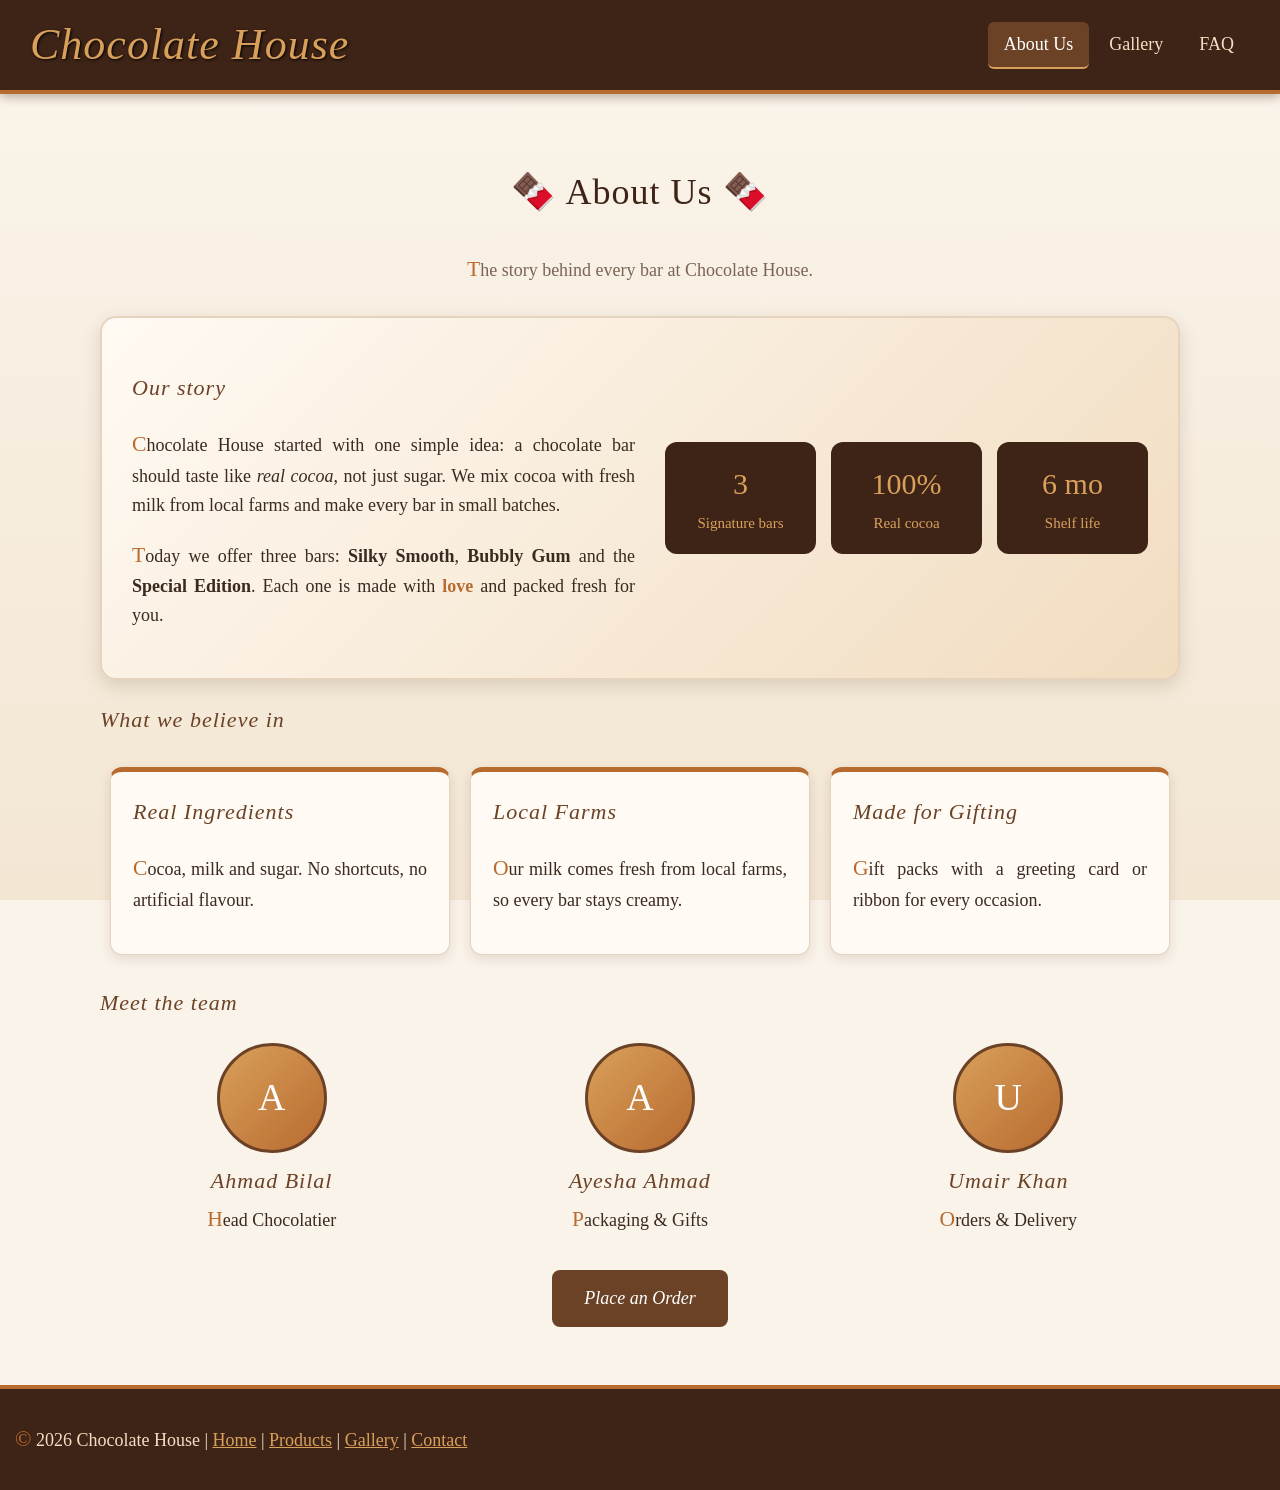
<file: about.html>
<!DOCTYPE html>
<html lang="en">
<head>
  <meta charset="UTF-8">
  <meta name="viewport" content="width=device-width, initial-scale=1">
  <title>Chocolate House | About Us</title>
  <link rel="stylesheet" href="style.css">
  <link rel="stylesheet" href="page2.css">
</head>
<body>
  <header>
    <h1 id="logo">Chocolate House</h1>
    <nav>
   
      <a href="about.html"class="active">About Us</a>
      <a href="gallery.html">Gallery</a>
      <a href="faq.html">FAQ</a>
     
    </nav>
  </header>

  <main>
    <h2>About Us</h2>
    <p class="page-intro">The story behind every bar at Chocolate House.</p>

    <section class="about-hero">
      <div class="about-text">
        <h3>Our story</h3>
        <p>Chocolate House started with one simple idea: a chocolate bar should taste like <em>real cocoa</em>, not just sugar. We mix cocoa with fresh milk from local farms and make every bar in small batches.</p>
        <p>Today we offer three bars: <strong>Silky Smooth</strong>, <strong>Bubbly Gum</strong> and the <strong>Special Edition</strong>. Each one is made with <span class="highlight">love</span> and packed fresh for you.</p>
      </div>

      <div class="stats">
        <div class="stat"><strong>3</strong><span>Signature bars</span></div>
        <div class="stat"><strong>100%</strong><span>Real cocoa</span></div>
        <div class="stat"><strong>6 mo</strong><span>Shelf life</span></div>
      </div>
    </section>

    <section>
      <h3>What we believe in</h3>
      <div class="values">
        <div class="value-box">
          <h3>Real Ingredients</h3>
          <p>Cocoa, milk and sugar. No shortcuts, no artificial flavour.</p>
        </div>
        <div class="value-box">
          <h3>Local Farms</h3>
          <p>Our milk comes fresh from local farms, so every bar stays creamy.</p>
        </div>
        <div class="value-box">
          <h3>Made for Gifting</h3>
          <p>Gift packs with a greeting card or ribbon for every occasion.</p>
        </div>
      </div>
    </section>

    <section>
      <h3>Meet the team</h3>
      <div class="team">
        <div class="member">
          <div class="avatar">A</div>
          <h3>Ahmad Bilal</h3>
          <p>Head Chocolatier</p>
        </div>
        <div class="member">
          <div class="avatar">A</div>
          <h3>Ayesha Ahmad</h3>
          <p>Packaging &amp; Gifts</p>
        </div>
        <div class="member">
          <div class="avatar">U</div>
          <h3>Umair Khan</h3>
          <p>Orders &amp; Delivery</p>
        </div>
      </div>
      <p style="text-align:center"><a href="contact.html" class="btn">Place an Order</a></p>
    </section>
  </main>

  <footer>
    <p>&copy; 2026 Chocolate House | <a href="index.html">Home</a> | <a href="products.html">Products</a> | <a href="gallery.html">Gallery</a> | <a href="contact.html">Contact</a></p>
  </footer>
</body>
</html>
</file>
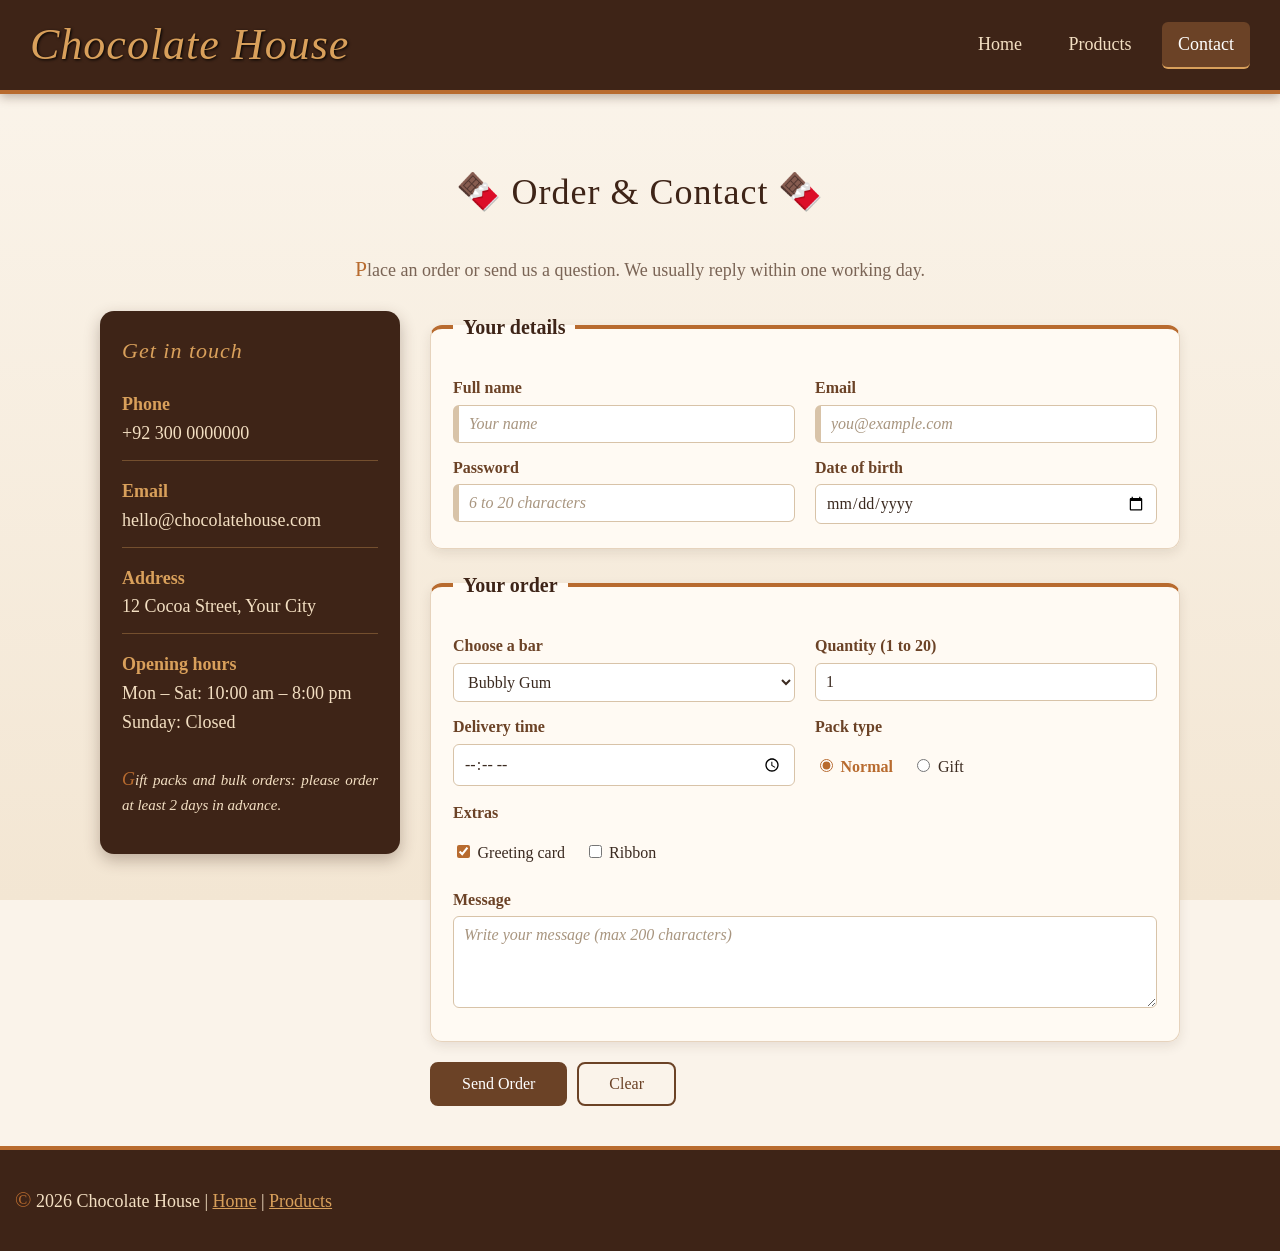
<file: contact.html>
<!DOCTYPE html>
<html lang="en">
<head>
  <meta charset="UTF-8">
  <meta name="viewport" content="width=device-width, initial-scale=1">
  <title>Chocolate House | Contact</title>
  <link rel="stylesheet" href="style.css">
</head>
<body>
  <header>
    <h1 id="logo">Chocolate House</h1>
    <nav>
      <a href="index.html">Home</a>
      <a href="products.html">Products</a>
      <a href="contact.html" class="active">Contact</a>
    </nav>
  </header>

  <main>
    <h2>Order &amp; Contact</h2>
    <p class="intro">Place an order or send us a question. We usually reply within one working day.</p>

    <div class="contact-layout">

      <!-- Contact information -->
      <aside class="contact-info">
        <h3>Get in touch</h3>
        <ul>
          <li><strong>Phone</strong><br>+92 300 0000000</li>
          <li><strong>Email</strong><br>hello@chocolatehouse.com</li>
          <li><strong>Address</strong><br>12 Cocoa Street, Your City</li>
          <li><strong>Opening hours</strong><br>Mon &ndash; Sat: 10:00 am &ndash; 8:00 pm<br>Sunday: Closed</li>
        </ul>
        <p class="note">Gift packs and bulk orders: please order at least 2 days in advance.</p>
      </aside>

      <!-- Order form -->
      <form action="#" method="post">
        <fieldset>
          <legend>Your details</legend>
          <div class="form-grid">
            <div class="field">
              <label for="name">Full name</label>
              <input type="text" id="name" name="name" required minlength="3" maxlength="30" placeholder="Your name">
            </div>

            <div class="field">
              <label for="mail">Email</label>
              <input type="email" id="mail" name="mail" required placeholder="you@example.com">
            </div>

            <div class="field">
              <label for="pass">Password</label>
              <input type="password" id="pass" name="pass" required minlength="6" maxlength="20" placeholder="6 to 20 characters">
            </div>

            <div class="field">
              <label for="dob">Date of birth</label>
              <input type="date" id="dob" name="dob">
            </div>
          </div>
        </fieldset>

        <fieldset>
          <legend>Your order</legend>
          <div class="form-grid">
            <div class="field">
              <label for="choc">Choose a bar</label>
              <select id="choc" name="choc">
                <option value="silky">Silky Smooth</option>
                <option value="bubbly" selected>Bubbly Gum</option>
                <option value="special">Special Edition</option>
              </select>
            </div>

            <div class="field">
              <label for="qty">Quantity (1 to 20)</label>
              <input type="number" id="qty" name="qty" min="1" max="20" value="1">
            </div>

            <div class="field">
              <label for="time">Delivery time</label>
              <input type="time" id="time" name="time">
            </div>

            <div class="field">
              <p class="group-title">Pack type</p>
              <div class="choice-group">
                <input type="radio" id="r1" name="pack" value="normal" checked>
                <label for="r1" class="inline">Normal</label>
                <input type="radio" id="r2" name="pack" value="gift">
                <label for="r2" class="inline">Gift</label>
              </div>
            </div>

            <div class="field full">
              <p class="group-title">Extras</p>
              <div class="choice-group">
                <input type="checkbox" id="c1" name="extra" value="card" checked>
                <label for="c1" class="inline">Greeting card</label>
                <input type="checkbox" id="c2" name="extra" value="ribbon">
                <label for="c2" class="inline">Ribbon</label>
              </div>
            </div>

            <div class="field full">
              <label for="msg">Message</label>
              <textarea id="msg" name="msg" rows="4" cols="30" maxlength="200" placeholder="Write your message (max 200 characters)"></textarea>
            </div>
          </div>
        </fieldset>

        <div class="form-actions">
          <button type="submit">Send Order</button>
          <button type="reset" class="secondary">Clear</button>
        </div>
      </form>

    </div>
  </main>

  <footer>
    <p>&copy; 2026 Chocolate House | <a href="index.html">Home</a> | <a href="products.html">Products</a></p>
  </footer>
</body>
</html>
</file>
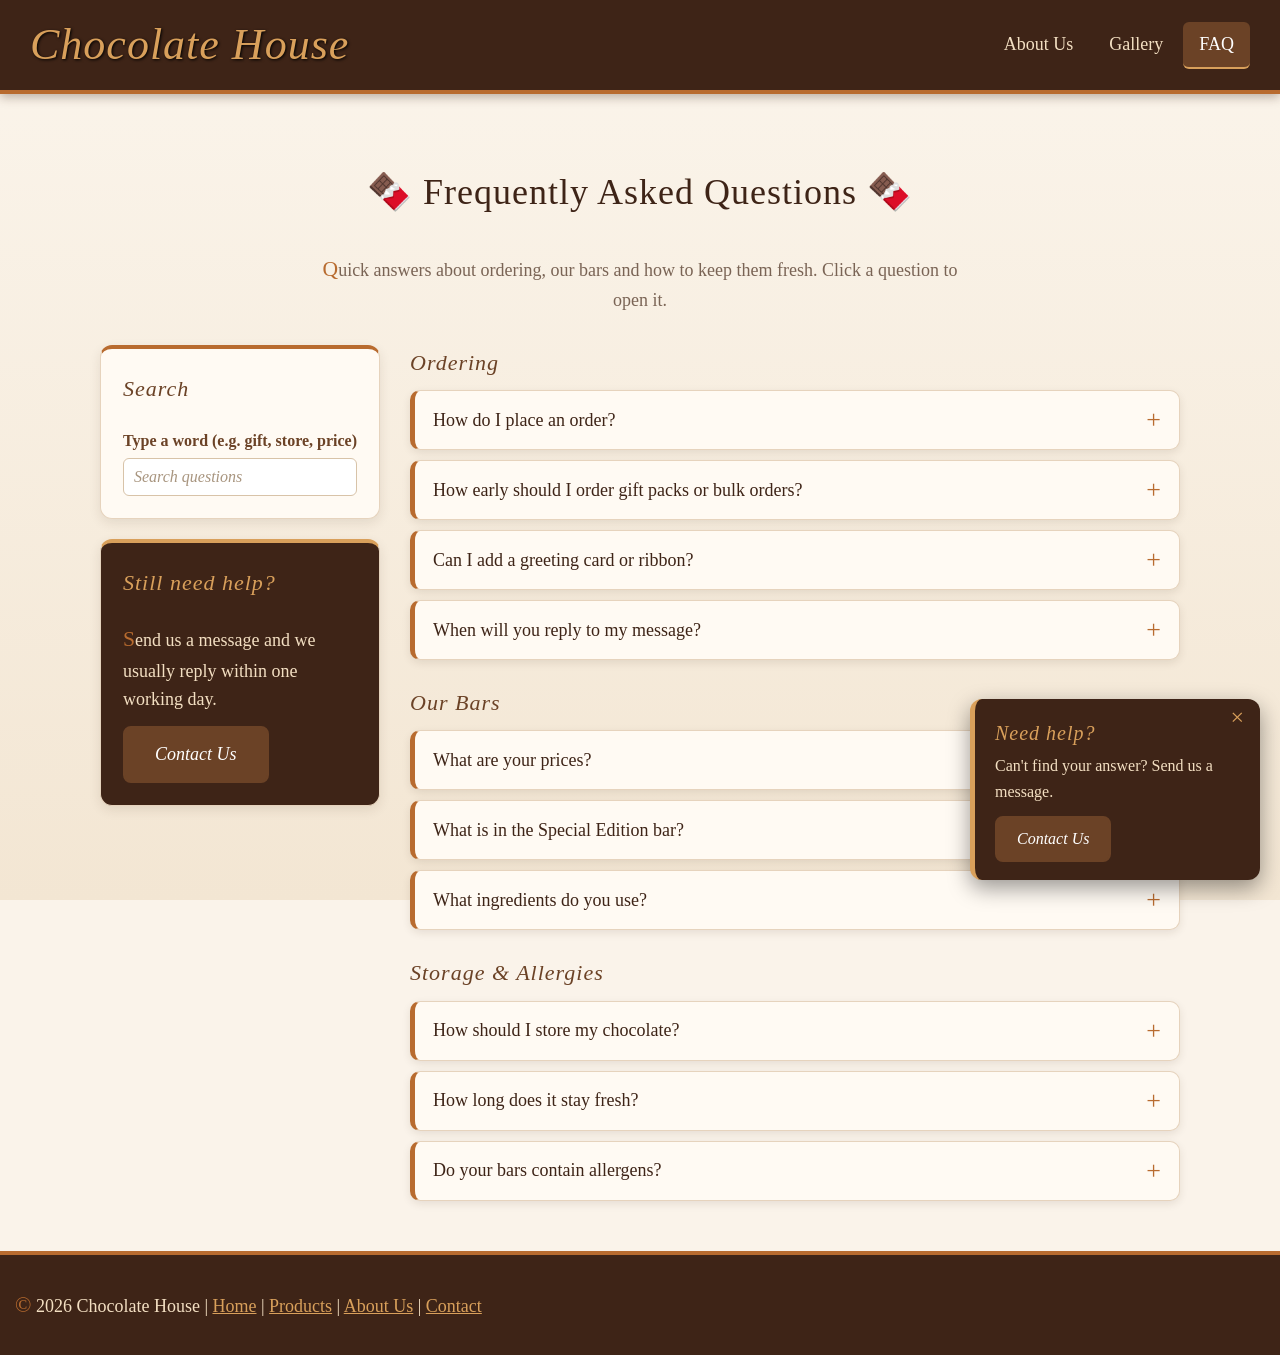
<file: faq.html>
<!DOCTYPE html>
<html lang="en">
<head>
  <meta charset="UTF-8">
  <meta name="viewport" content="width=device-width, initial-scale=1">
  <title>Chocolate House | FAQ</title>
  <link rel="stylesheet" href="style.css">
  <link rel="stylesheet" href="page2.css">
</head>
<body>
  <header>
    <h1 id="logo">Chocolate House</h1>
    <nav>
      <a href="about.html">About Us</a>
      <a href="gallery.html">Gallery</a>
      <a href="faq.html" class="active">FAQ</a>
    </nav>
  </header>

  <main>
    <h2>Frequently Asked Questions</h2>
    <p class="page-intro">Quick answers about ordering, our bars and how to keep them fresh. Click a question to open it.</p>

    <div class="faq-layout">

      <aside class="faq-side">
        <div class="faq-box">
          <h3>Search</h3>
          <label for="faqSearch">Type a word (e.g. gift, store, price)</label>
          <input type="text" id="faqSearch" placeholder="Search questions" autocomplete="off">
        </div>

        <div class="faq-box faq-contact">
          <h3>Still need help?</h3>
          <p>Send us a message and we usually reply within one working day.</p>
          <div class="faq-links">
            <a href="contact.html" class="btn">Contact Us</a>
          </div>
        </div>
      </aside>

      <section class="faq-list" id="faqList">

        <div class="faq-group">
          <h3 class="faq-group-title">Ordering</h3>

          <article class="faq-item">
            <button type="button" class="faq-q" aria-expanded="false">How do I place an order?</button>
            <div class="faq-a" hidden><p>Open the Contact page, fill in your details, choose a bar, quantity and delivery time, then press Send Order.</p></div>
          </article>

          <article class="faq-item">
            <button type="button" class="faq-q" aria-expanded="false">How early should I order gift packs or bulk orders?</button>
            <div class="faq-a" hidden><p>Please order at least 2 days in advance so we can pack everything properly.</p></div>
          </article>

          <article class="faq-item">
            <button type="button" class="faq-q" aria-expanded="false">Can I add a greeting card or ribbon?</button>
            <div class="faq-a" hidden><p>Yes. Tick Greeting card or Ribbon under Extras in the order form and choose the Gift pack type.</p></div>
          </article>

          <article class="faq-item">
            <button type="button" class="faq-q" aria-expanded="false">When will you reply to my message?</button>
            <div class="faq-a" hidden><p>We usually reply within one working day. Our hours are Monday to Saturday, 10:00 am to 8:00 pm. We are closed on Sunday.</p></div>
          </article>
        </div>

        <div class="faq-group">
          <h3 class="faq-group-title">Our Bars</h3>

          <article class="faq-item">
            <button type="button" class="faq-q" aria-expanded="false">What are your prices?</button>
            <div class="faq-a" hidden><p>Silky Smooth (60 g) is Rs 150, Bubbly Gum (50 g) is Rs 120 and Special Edition (90 g) is Rs 250.</p></div>
          </article>

          <article class="faq-item">
            <button type="button" class="faq-q" aria-expanded="false">What is in the Special Edition bar?</button>
            <div class="faq-a" hidden><p>Hazelnut and caramel, made for gifting. It is the biggest bar in our range at 90 g.</p></div>
          </article>

          <article class="faq-item">
            <button type="button" class="faq-q" aria-expanded="false">What ingredients do you use?</button>
            <div class="faq-a" hidden><p>Real cocoa, fresh milk from local farms and sugar.</p></div>
          </article>
        </div>

        <div class="faq-group">
          <h3 class="faq-group-title">Storage &amp; Allergies</h3>

          <article class="faq-item">
            <button type="button" class="faq-q" aria-expanded="false">How should I store my chocolate?</button>
            <div class="faq-a" hidden><p>Keep bars in a cool, dry place (15 to 18&deg;C), away from sunlight.</p></div>
          </article>

          <article class="faq-item">
            <button type="button" class="faq-q" aria-expanded="false">How long does it stay fresh?</button>
            <div class="faq-a" hidden><p>Best enjoyed within 6 months of the date printed on the wrapper.</p></div>
          </article>

          <article class="faq-item">
            <button type="button" class="faq-q" aria-expanded="false">Do your bars contain allergens?</button>
            <div class="faq-a" hidden><p>All bars contain milk. The Special Edition also contains hazelnuts.</p></div>
          </article>
        </div>

        <p class="faq-empty" id="faqEmpty" hidden>No question matches your search. Try another word or contact us.</p>
      </section>

    </div>
  </main>

  <footer>
    <p>&copy; 2026 Chocolate House | <a href="index.html">Home</a> | <a href="products.html">Products</a> | <a href="about.html">About Us</a> | <a href="contact.html">Contact</a></p>
  </footer>

  <div class="toast" id="toast" hidden>
    <button type="button" class="toast-close" id="toastClose" aria-label="Close">&times;</button>
    <h3>Need help?</h3>
    <p>Can't find your answer? Send us a message.</p>
    <a href="contact.html" class="btn">Contact Us</a>
  </div>

  <script src="faq.js"></script>
</body>
</html>
</file>
<file: style.css>
:root {
  --cocoa: #3e2417;
  --brown: #6b4226;
  --caramel: #b86b2f;
  --gold: #d9a05b;
  --cream: #faf3ea;
  --paper: #fffaf3;
  --text: #3b2a20;
  --muted: #7a6455;
  --border: #e6d3bd;
}

* { box-sizing: border-box; }

body {
  margin: 0;
  font-family: Georgia, "Times New Roman", serif;
  font-size: 18px;
  line-height: 1.6;
  color: var(--text);
  background-color: var(--cream);
  background-image: linear-gradient(180deg, #fbf5ec 0%, #f3e6d3 100%);
  background-attachment: fixed;
}

h1, h2, h3 { font-weight: normal; letter-spacing: 1px; }
h2 { font-size: 36px; color: var(--cocoa); text-align: center; }
h3 { font-size: 22px; font-style: italic; color: var(--brown); }
p  { text-align: justify; text-transform: none; }

#logo {
  margin: 0;
  font-family: "Brush Script MT", cursive;
  font-size: 44px;
  font-style: italic;
  color: var(--gold);
  text-shadow: 1px 1px 3px #000;
}

header {
  position: sticky;
  top: 0;
  z-index: 10;
  display: flex;
  justify-content: space-between;
  align-items: center;
  padding: 10px 30px;
  background-color: var(--cocoa);
  border-bottom: 4px solid var(--caramel);
  box-shadow: 0 3px 10px rgba(62, 36, 23, 0.35);
}

nav a {
  display: inline-block;
  margin-left: 10px;
  padding: 8px 16px;
  color: #f3dfc2;
  text-decoration: none;
  border-radius: 6px;
}
nav a:hover { background-color: var(--caramel); color: #fff; }
nav a.active { background-color: var(--brown); color: #fff; border-bottom: 2px solid var(--gold); }

main { width: 90%; max-width: 1100px; margin: 30px auto; padding: 10px; }

.hero {
  display: flex;
  align-items: center;
  gap: 30px;
  padding: 30px;
  background: linear-gradient(135deg, #fffaf3 0%, #f1dcc0 100%);
  border: 2px solid var(--border);
  border-radius: 16px;
  box-shadow: 0 6px 18px rgba(62, 36, 23, 0.15);
}
.hero-text { flex: 1; }
.hero img { border-radius: 12px; max-width: 100%; height: auto; box-shadow: 0 8px 20px rgba(62, 36, 23, 0.45); }

.highlight { color: var(--caramel); font-weight: bold; }

.btn {
  display: inline-block;
  padding: 12px 30px;
  background-color: var(--brown);
  color: #fff;
  font-style: italic;
  text-decoration: none;
  border: 2px solid var(--brown);
  border-radius: 8px;
}
.btn:hover { background-color: var(--caramel); border-color: var(--caramel); color: #fff; text-decoration: none; }

.cards { margin-top: 30px; overflow: hidden; }
.card {
  float: left;
  width: 31%;
  margin: 1%;
  padding: 20px;
  min-height: 150px;
  background-color: var(--paper);
  border: 1px solid var(--border);
  border-top: 5px solid var(--caramel);
  border-radius: 12px;
  box-shadow: 0 4px 12px rgba(62, 36, 23, 0.12);
}
.card:nth-child(2) { background-color: var(--brown); border-top-color: var(--gold); color: #fbeedb; }
.card:nth-child(2) h3 { color: var(--gold); }

header > nav a:first-child { margin-left: 0; }
h2 + p { margin-top: 0; }
h3 ~ ul { padding-left: 30px; }
section ul li { list-style-type: square; }
ol li { list-style-type: decimal; color: var(--brown); }

h2::before { content: "\1F36B  "; }
h2::after  { content: " \1F36B"; }
p::first-letter { font-size: 120%; color: var(--caramel); }
li::marker { color: var(--caramel); }
input::placeholder, textarea::placeholder { color: #a8957f; font-style: italic; }

.gallery { overflow: hidden; }
.gallery img { float: left; margin: 0 15px 15px 0; border: 3px solid var(--gold); border-radius: 10px; box-shadow: 0 4px 10px rgba(62, 36, 23, 0.25); }

.video-wrap { text-align: center; }
.video-wrap iframe {
  max-width: 100%;
  border: 3px solid var(--caramel);
  border-radius: 14px;
  box-shadow: 0 8px 20px rgba(62, 36, 23, 0.4);
}
.video-link { text-align: center; font-size: 16px; }

.notes {
  margin-top: 25px;
  padding: 10px 25px 15px;
  background-color: var(--paper);
  border: 1px solid var(--border);
  border-left: 6px solid var(--caramel);
  border-radius: 12px;
}
.notes li { margin-bottom: 6px; }

table { width: 100%; border-collapse: collapse; background-color: var(--paper); box-shadow: 0 3px 10px rgba(62, 36, 23, 0.12); }
caption { padding: 8px; font-style: italic; color: var(--brown); }
th, td { padding: 10px; border: 1px solid var(--border); text-align: center; }
th { background-color: var(--brown); color: #fff; }
tr:hover td { background-color: #f6e6cf; }

.intro { text-align: center; max-width: 600px; margin: 0 auto 25px; color: var(--muted); }

.contact-layout {
  display: grid;
  grid-template-columns: 300px 1fr;
  gap: 30px;
  align-items: start;
}

.contact-info {
  padding: 22px;
  background-color: var(--cocoa);
  color: #f3dfc2;
  border-radius: 14px;
  box-shadow: 0 6px 16px rgba(62, 36, 23, 0.3);
}
.contact-info h3 { margin-top: 0; color: var(--gold); }
.contact-info ul { margin: 0; padding: 0; list-style: none; }
.contact-info li { margin-bottom: 16px; padding-bottom: 12px; border-bottom: 1px solid rgba(217, 160, 91, 0.35); list-style-type: none; }
.contact-info li:last-child { border-bottom: none; }
.contact-info strong { color: var(--gold); }
.contact-info .note { font-size: 15px; font-style: italic; }

form { margin: 0; }
fieldset {
  margin: 0 0 20px;
  padding: 20px 22px 24px;
  background-color: var(--paper);
  border: 1px solid var(--border);
  border-top: 4px solid var(--caramel);
  border-radius: 12px;
  box-shadow: 0 4px 12px rgba(62, 36, 23, 0.1);
}
legend { padding: 0 10px; color: var(--cocoa); font-size: 20px; font-weight: bold; }

.form-grid { display: grid; grid-template-columns: 1fr 1fr; gap: 0 20px; }
.field.full { grid-column: 1 / -1; }

label { display: block; margin: 12px 0 4px; font-size: 16px; color: var(--brown); font-weight: bold; }
label.inline { display: inline; margin-right: 15px; font-weight: normal; color: var(--text); }
.group-title { margin: 12px 0 4px; font-size: 16px; font-weight: bold; color: var(--brown); text-align: left; }
.group-title::first-letter { font-size: 100%; color: inherit; }
.choice-group { padding: 8px 0; }

input, select, textarea {
  width: 100%;
  padding: 9px 10px;
  font-family: inherit;
  font-size: 16px;
  color: var(--text);
  background-color: #fff;
  border: 1.5px solid #d8c3a8;
  border-radius: 6px;
}
textarea { resize: vertical; }
input[type="radio"], input[type="checkbox"] { width: auto; accent-color: var(--caramel); }

input:focus, select:focus, textarea:focus {
  outline: none;
  border-color: var(--caramel);
  box-shadow: 0 0 0 3px rgba(184, 107, 47, 0.2);
}
input:required:valid   { border-color: #4a9d6a; }
input:required:invalid:focus { border-color: #c0392b; }
input:required { border-left-width: 6px; }
input[type="radio"]:checked + label { color: var(--caramel); font-weight: bold; }

.form-actions { display: flex; gap: 10px; }

button {
  padding: 11px 30px;
  font-family: inherit;
  font-size: 16px;
  color: #fff;
  background-color: var(--brown);
  border: 2px solid var(--brown);
  border-radius: 8px;
  cursor: pointer;
}
button:hover { background-color: var(--caramel); border-color: var(--caramel); }
button.secondary { background-color: transparent; color: var(--brown); }
button.secondary:hover { background-color: var(--brown); color: #fff; border-color: var(--brown); }

footer { padding: 15px; text-align: center; color: #f3dfc2; background-color: var(--cocoa); border-top: 4px solid var(--caramel); }
footer a { color: var(--gold); }
a { color: var(--caramel); }
a:hover { color: var(--brown); text-decoration: underline; }
a[target="_blank"]::after { content: " \2197"; }
a[href^="https"] { font-style: italic; }

@media (max-width: 800px) {
  .contact-layout { grid-template-columns: 1fr; }
}
@media (max-width: 700px) {
  header, .hero { flex-direction: column; }
  .card { float: none; width: 100%; margin: 10px 0; }
  .form-grid { grid-template-columns: 1fr; }
}
</file>
<file: page2.css>
nav { display: flex; flex-wrap: wrap; justify-content: flex-end; gap: 4px; }
nav a { margin-left: 0; }

.page-intro { text-align: center; max-width: 650px; margin: 0 auto 30px; color: var(--muted); }

.about-hero {
  display: flex;
  flex-wrap: wrap;               
  align-items: center;            
  justify-content: space-between;  
  gap: 30px;                       
  padding: 30px;
  background: linear-gradient(135deg, #fffaf3 0%, #f1dcc0 100%);
  border: 2px solid var(--border);
  border-radius: 16px;
  box-shadow: 0 6px 18px rgba(62, 36, 23, 0.15);
}
.about-text { flex: 1 1 320px; }

.stats { display: flex; flex-wrap: wrap; justify-content: center; gap: 15px; flex: 1 1 300px; }
.stat {
  flex: 1 1 110px;
  padding: 18px 10px;
  text-align: center;
  color: var(--gold);
  background-color: var(--cocoa);
  border-radius: 12px;
  transition: transform 0.3s ease, background-color 0.3s ease;
}
.stat strong { display: block; font-size: 30px; font-weight: normal; }
.stat span { font-size: 15px; }
.stat:hover { transform: translateY(-6px) scale(1.06); background-color: var(--caramel); color: #fff; }

.values { display: flex; flex-wrap: wrap; justify-content: center; gap: 20px; margin: 30px 0; }
.value-box {
  flex: 1 1 250px;
  max-width: 340px;
  padding: 22px;
  background-color: var(--paper);
  border: 1px solid var(--border);
  border-top: 5px solid var(--caramel);
  border-radius: 12px;
  box-shadow: 0 4px 12px rgba(62, 36, 23, 0.12);
  transition: transform 0.3s ease, box-shadow 0.3s ease;
}
.value-box h3 { margin-top: 0; }
.value-box:hover { transform: translateY(-10px) rotate(-1deg); box-shadow: 0 14px 26px rgba(62, 36, 23, 0.3); }

.team { display: flex; flex-wrap: wrap; justify-content: space-around; align-items: flex-start; gap: 25px; margin-bottom: 30px; }
.member { flex: 0 1 200px; text-align: center; }
.member p { text-align: center; margin: 4px 0; }
.member h3 { margin: 6px 0 0; }
.avatar {
  display: flex;
  align-items: center;
  justify-content: center;
  width: 110px;
  height: 110px;
  margin: 0 auto 10px;
  border-radius: 50%;
  color: #fff;
  font-size: 38px;
  background: linear-gradient(135deg, var(--gold), var(--caramel));
  border: 3px solid var(--brown);
  transition: transform 0.5s ease;
}
.member:hover .avatar { transform: rotate(360deg) scale(1.1); }

.gallery-grid {
  display: grid;
  gap: 15px;
  grid-template-columns: repeat(3, 1fr);
  grid-template-rows: repeat(3, 190px) auto;
  grid-template-areas:
    "big   big   tall"
    "big   big   tall"
    "w1    w2    w3"
    "quote quote quote";
}
.g-big   { grid-area: big; }
.g-tall  { grid-area: tall; }
.g-w1    { grid-area: w1; }
.g-w2    { grid-area: w2; }
.g-w3    { grid-area: w3; }
.g-quote { grid-area: quote; }

.g-item {
  position: relative;
  margin: 0;
  overflow: hidden;
  border: 3px solid var(--gold);
  border-radius: 12px;
  box-shadow: 0 4px 10px rgba(62, 36, 23, 0.25);
  animation: fadeUp 0.8s ease both;    
}
.g-item:nth-child(2) { animation-delay: 0.15s; }
.g-item:nth-child(3) { animation-delay: 0.3s; }
.g-item:nth-child(4) { animation-delay: 0.45s; }
.g-item:nth-child(5) { animation-delay: 0.6s; }
.g-item:nth-child(6) { animation-delay: 0.75s; }

.g-item img { display: block; width: 100%; height: 100%; object-fit: cover; transition: transform 0.5s ease; }
.g-item:hover img { transform: scale(1.1); }

.g-item figcaption {
  position: absolute;
  left: 0; right: 0; bottom: 0;
  padding: 18px 14px 10px;
  color: #fff;
  font-size: 16px;
  font-style: italic;
  background: linear-gradient(transparent, rgba(62, 36, 23, 0.9));
}

.g-color {
  display: flex;
  align-items: center;
  justify-content: center;
  padding: 15px;
  text-align: center;
  color: var(--gold);
  font-size: 22px;
  font-style: italic;
  background: linear-gradient(135deg, var(--brown), var(--cocoa));
}
.g-quote {
  display: flex;
  align-items: center;
  justify-content: center;
  padding: 25px;
  text-align: center;
  font-size: 22px;
  font-style: italic;
  color: var(--cocoa);
  background: linear-gradient(135deg, #fffaf3, #f1dcc0);
}

.flavours { display: grid; grid-template-columns: repeat(auto-fit, minmax(220px, 1fr)); gap: 20px; margin-top: 15px; }  /* auto-fit */
.flavour {
  padding: 20px;
  text-align: center;
  background-color: var(--paper);
  border: 1px solid var(--border);
  border-bottom: 5px solid var(--caramel);
  border-radius: 12px;
  box-shadow: 0 4px 12px rgba(62, 36, 23, 0.12);
}
.flavour h3 { margin: 6px 0; }
.flavour p { text-align: center; margin: 0; }
.dot { display: inline-block; font-size: 34px; animation: float 3s ease-in-out infinite; }
.flavour:nth-child(2) .dot { animation-delay: 0.5s; }
.flavour:nth-child(3) .dot { animation-delay: 1s; }

@keyframes fadeUp {
  from { opacity: 0; transform: translateY(30px); }
  to   { opacity: 1; transform: translateY(0); }
}
@keyframes float {
  0%, 100% { transform: translateY(0); }
  50%      { transform: translateY(-8px); }
}

@media (max-width: 900px) {
  .gallery-grid {
    grid-template-columns: 1fr 1fr;
    grid-template-rows: repeat(4, 170px) auto;
    grid-template-areas:
      "big   big"
      "big   big"
      "tall  w1"
      "w2    w3"
      "quote quote";
  }
}
@media (max-width: 600px) {
  .gallery-grid {
    grid-template-columns: 1fr;
    grid-template-rows: repeat(5, 220px) auto;
    grid-template-areas:
      "big"
      "tall"
      "w1"
      "w2"
      "w3"
      "quote";
  }
}

.faq-layout { display: grid; grid-template-columns: 280px 1fr; gap: 30px; align-items: start; }   /* Grid for page layout */

.faq-side { position: sticky; top: 100px; display: flex; flex-direction: column; gap: 20px; }   /* Flexbox for sidebar */
.faq-box {
  padding: 22px;
  background-color: var(--paper);
  border: 1px solid var(--border);
  border-top: 4px solid var(--caramel);
  border-radius: 12px;
  box-shadow: 0 4px 12px rgba(62, 36, 23, 0.1);
}
.faq-box h3 { margin-top: 0; }
.faq-box p { margin: 0 0 12px; text-align: left; }
.faq-contact { color: #f3dfc2; background-color: var(--cocoa); border-top-color: var(--gold); }
.faq-contact h3 { color: var(--gold); }
.faq-links { display: flex; flex-wrap: wrap; gap: 10px; }

.faq-group-title { margin: 25px 0 10px; }
.faq-group:first-child .faq-group-title { margin-top: 0; }
.faq-group[hidden], .faq-item[hidden], .faq-a[hidden], .faq-empty[hidden] { display: none; }

.faq-item {
  margin-bottom: 10px;
  overflow: hidden;
  background-color: var(--paper);
  border: 1px solid var(--border);
  border-left: 5px solid var(--caramel);
  border-radius: 10px;
  box-shadow: 0 3px 8px rgba(62, 36, 23, 0.1);
}
.faq-q {
  display: flex;
  align-items: center;
  justify-content: space-between;
  gap: 15px;
  width: 100%;
  padding: 14px 18px;
  font-size: 18px;
  text-align: left;
  color: var(--cocoa);
  background-color: transparent;
  border: none;
  border-radius: 0;
}
.faq-q:hover { color: var(--cocoa); background-color: #f6e6cf; border-color: transparent; }
.faq-q::after { content: "+"; flex: none; font-size: 26px; color: var(--caramel); }
.faq-q[aria-expanded="true"]::after { content: "\2212"; }
.faq-a { padding: 0 18px 16px; animation: slideDown 0.35s ease; }
.faq-a p { margin: 0; text-align: left; }
.faq-empty { padding: 20px; text-align: center; font-style: italic; color: var(--muted); }

@keyframes slideDown {
  from { opacity: 0; transform: translateY(-8px); }
  to   { opacity: 1; transform: translateY(0); }
}

@media (max-width: 800px) {
  .faq-layout { grid-template-columns: 1fr; }
  .faq-side { position: static; }
}
@media (max-width: 500px) {
  .faq-q { font-size: 16px; }
  .stat { flex-basis: 45%; }
}
.toast {
  position: fixed;
  right: 20px;
  bottom: 20px;
  z-index: 100;
  width: 290px;
  padding: 18px 20px;
  color: #f3dfc2;
  background-color: var(--cocoa);
  border-left: 5px solid var(--gold);
  border-radius: 12px;
  box-shadow: 0 8px 22px rgba(0, 0, 0, 0.4);
  animation: slideIn 0.5s ease;
}
.toast[hidden] { display: none; }
.toast h3 { margin: 0 0 4px; font-size: 20px; color: var(--gold); }
.toast p { margin: 0 0 12px; font-size: 16px; text-align: left; }
.toast p::first-letter { font-size: 100%; color: inherit; }
.toast .btn { padding: 8px 20px; font-size: 16px; }

.toast-close {
  position: absolute;
  top: 4px;
  right: 8px;
  padding: 0 8px;
  font-size: 24px;
  line-height: 1.2;
  color: var(--gold);
  background: transparent;
  border: none;
}
.toast-close:hover { color: #fff; background: transparent; }

@keyframes slideIn {
  from { opacity: 0; transform: translateX(60px); }
  to   { opacity: 1; transform: translateX(0); }
}

@media (max-width: 500px) {
  .toast { left: 15px; right: 15px; bottom: 15px; width: auto; }
}
</file>
